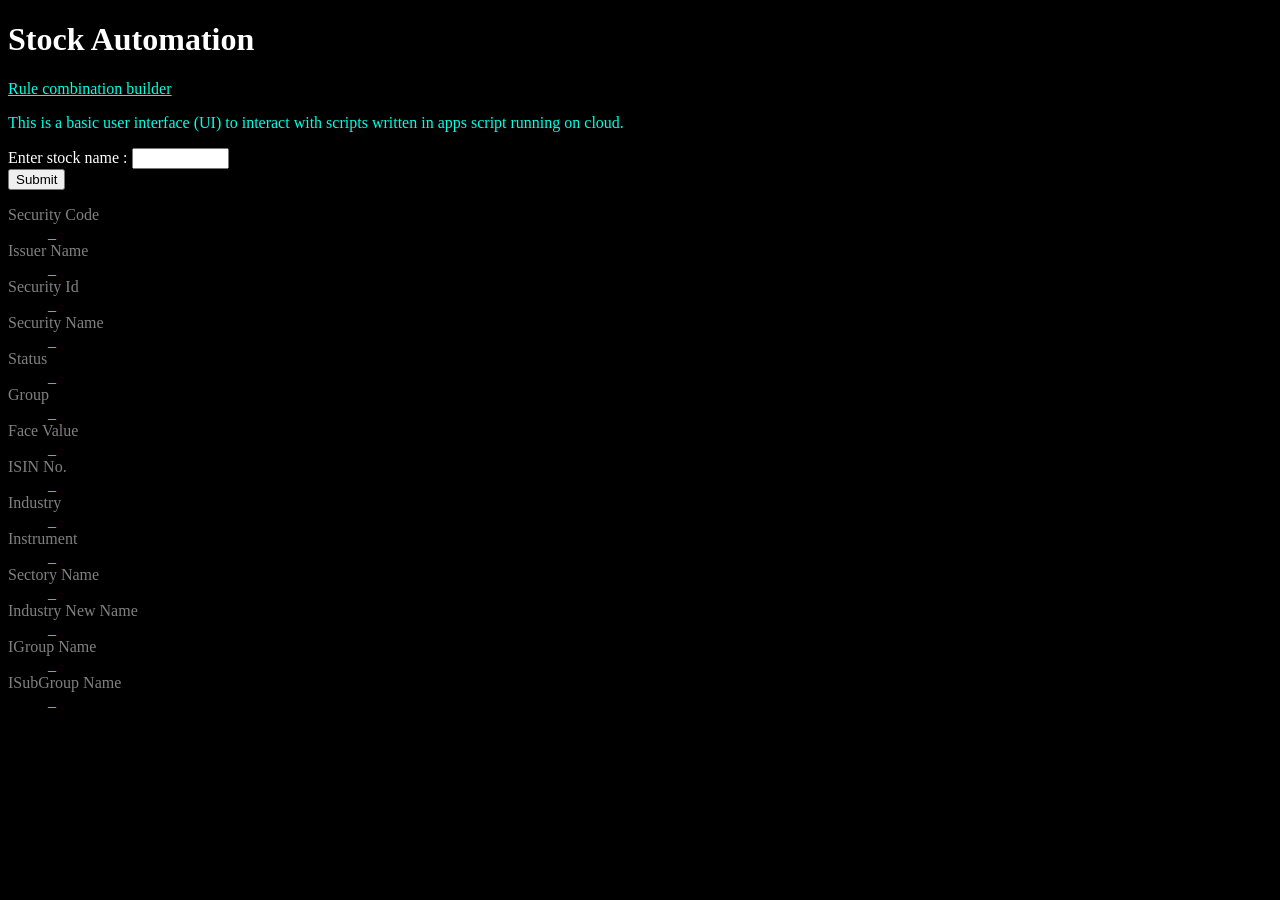
<file: appsScriptCode/index.html>
<!DOCTYPE html>
<html>
  <head>
    <base target="_top">
  </head>
  <body style="background-color:#000000;">
    <h1 style="color:#ffffff"> Stock Automation </h1>
    <p style="margin:0 0 16px 0">
      <a id="ruleBuilderLink" href="../rule-builder/index.html" style="color:#00FFE3">Rule combination builder</a>
    </p>
    <p style="color:#00FFE3"> This is a basic user interface (UI) to interact with scripts written in apps script running on cloud.</p>
    <label for="stockname" style="color:white"> Enter stock name : </label> <!-- "for" attribute here should be equal to id of the tag for which label is used -->
    <input type="text" id="stockname" minlength="1" size="10"><br>
    <input type="button" id="button" value="Submit"><br>  <!-- input type if "submit" or "button", works only to submit/reset something, this doesn't do much -->
    <div id="parent" style="">
      <dl id="parentDl1">
        <dt>Security Code</dt>
        <dd>_</dd>
        <dt>Issuer Name</dt>
        <dd>_</dd>
        <dt>Security Id</dt>
        <dd>_</dd>
        <dt>Security Name</dt>
        <dd>_</dd>
        <dt>Status</dt>
        <dd>_</dd>
        <dt>Group</dt>
        <dd>_</dd>
        <dt>Face Value</dt>
        <dd>_</dd>
        <dt>ISIN No.</dt>
        <dd>_</dd>
        <dt>Industry</dt>
        <dd>_</dd>
        <dt>Instrument</dt>
        <dd>_</dd>
        <dt>Sectory Name</dt>
        <dd>_</dd>
        <dt>Industry New Name</dt>
        <dd>_</dd>
        <dt>IGroup Name</dt>
        <dd>_</dd>
        <dt>ISubGroup Name</dt>
        <dd>_</dd>
      </dl>
    </div>
    <script>
      const button = document.querySelector("#button")
      const inputElement = document.querySelector("#stockname")
      const divElement = document.querySelector("#parent")
      const ruleBuilderLink = document.querySelector("#ruleBuilderLink")
      if (typeof google !== "undefined" && google.script && ruleBuilderLink) {
        ruleBuilderLink.href = window.location.href.split("?")[0] + "?page=rules"
      }
      button.addEventListener("click", getStockInformation)
      
      function getStockInformation() {
        const dlElement = document.querySelector("#parentDl1")
        if (!inputElement.value) {
          appendToHTML(false, "Empty input provided!!!")
          return
        }
        google.script.run.withSuccessHandler(appendToHTML).getBSEStockInfo(inputElement.value)
        // remove the previous content from specific elements ex: input element, and div element.
        if (inputElement.value) {
          inputElement.value = ""
        }
        //manipulate the DOM (Document object model)
        //Adds a dt/dd element to dl
        function appendToHTML(output, errorMsg=null) {
          console.log(output)
          var p = document.querySelector("#errorMsg")
          if (typeof output == "boolean" && !output) {
            if (!p) {
              var p = document.createElement("p")
              p.setAttribute("style", "color:red")
              p.setAttribute("id", "errorMsg")
              p.innerText = errorMsg ? errorMsg : "No Stock Information is available"
              document.querySelector("body").insertBefore(p, divElement)
              divElement.style.display = "none" // none sets it to hidden
              return
            } else {
              p.innerText = errorMsg ? errorMsg : "No Stock Information is available"
            }
          } else if (p) {
            document.querySelector("body").removeChild(p)
            divElement.style.display = "" // providing an empty string will allow this element to display on stdout.
          }
          var i = 0
          var ddCounter = 0
          while (i<dlElement.children.length) {
            if (dlElement.children[i].localName == "dd") {
              dlElement.children[i].innerText = output[ddCounter]
              ddCounter += 1
            }
            i += 1
           }
        }
      }
    </script>
    <style>
      dt {
        color: gray;
      }

      dd {
        color: cyan;
        innerText: "x";
      }
    </style>
  </body>
</html>
</file>
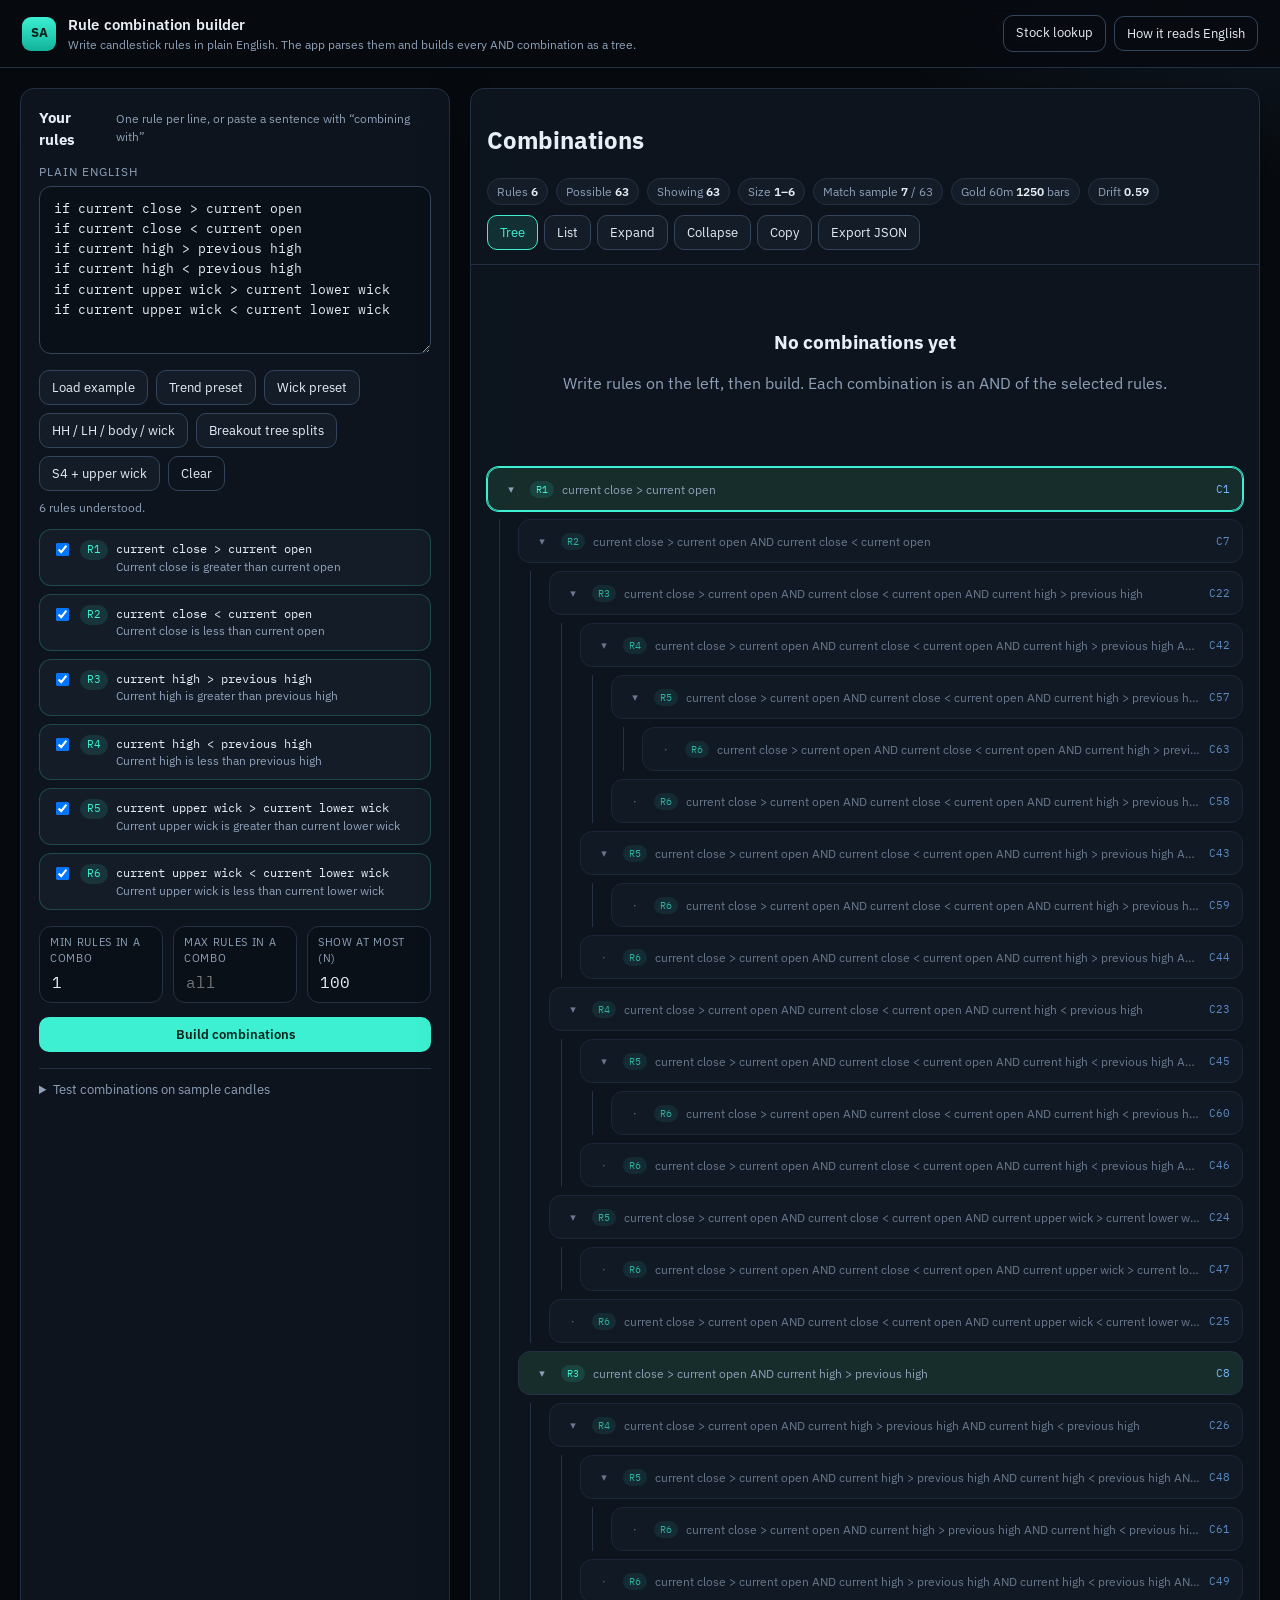
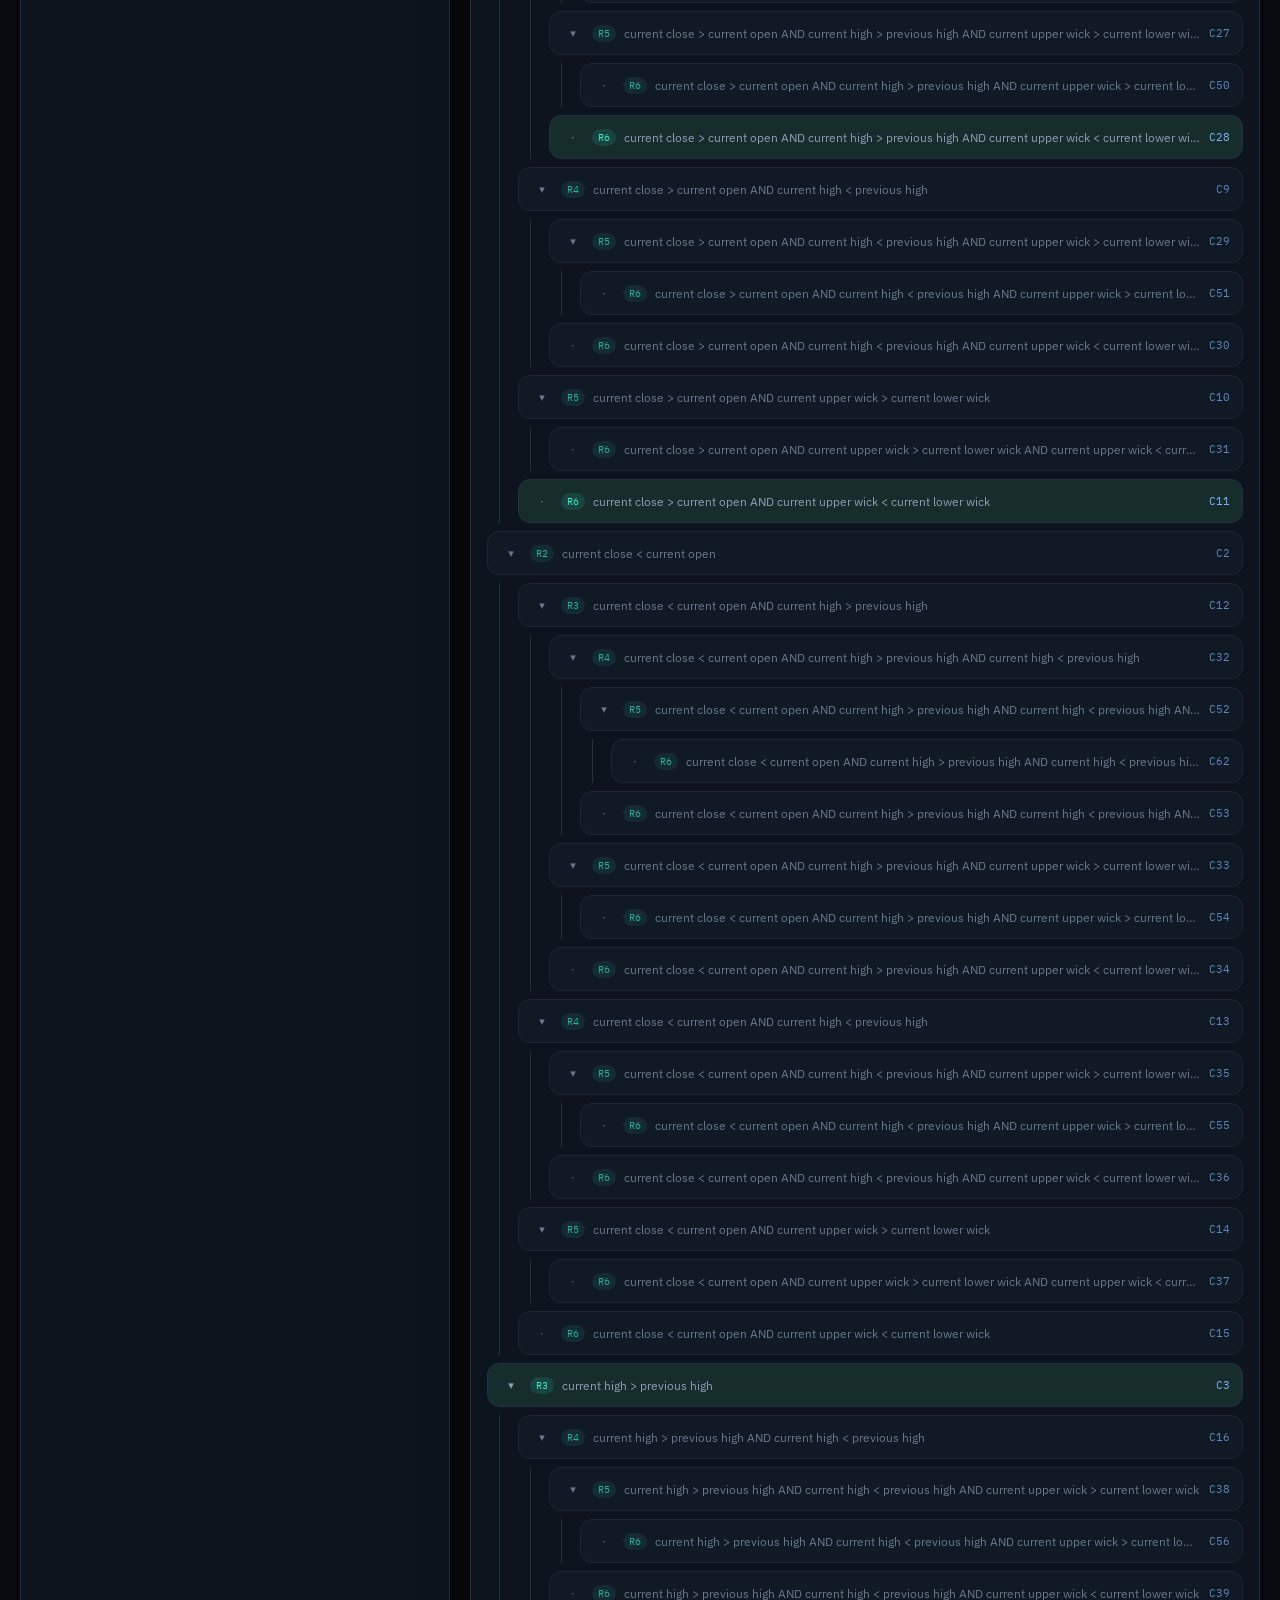
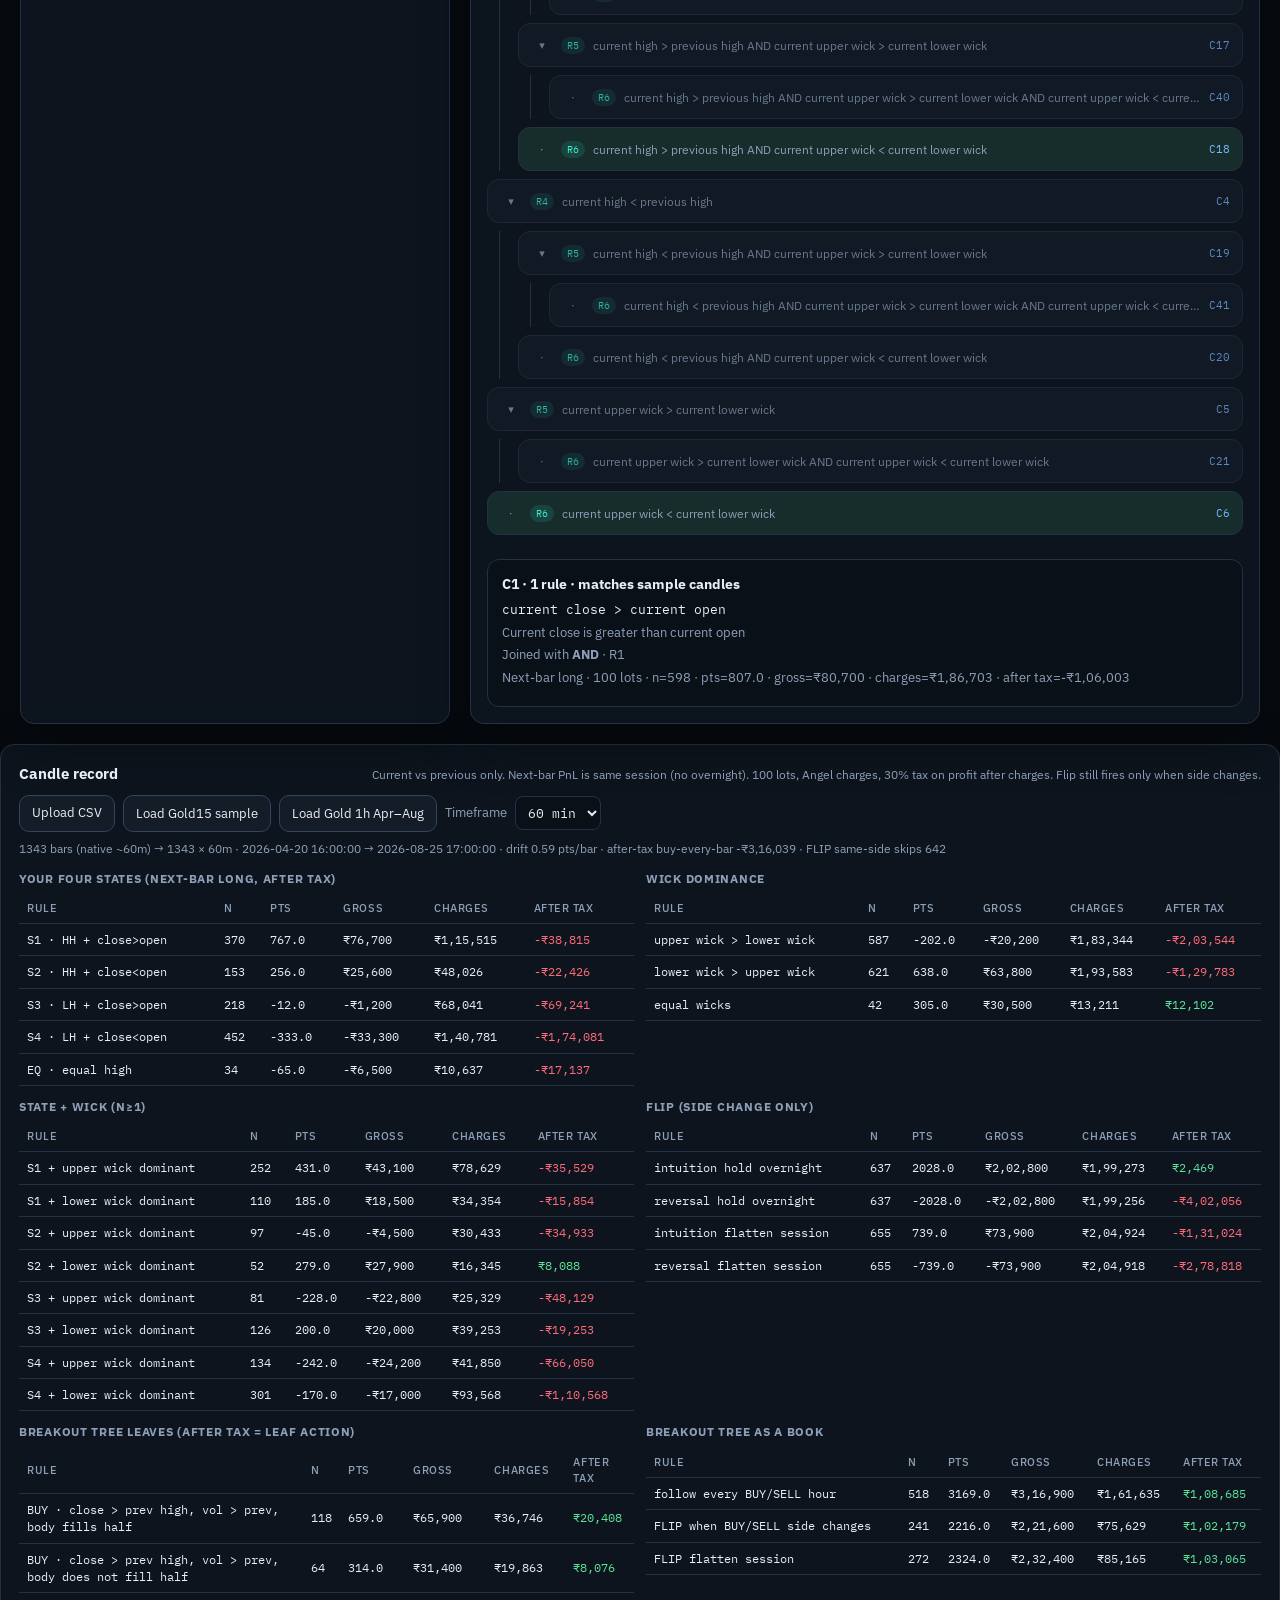
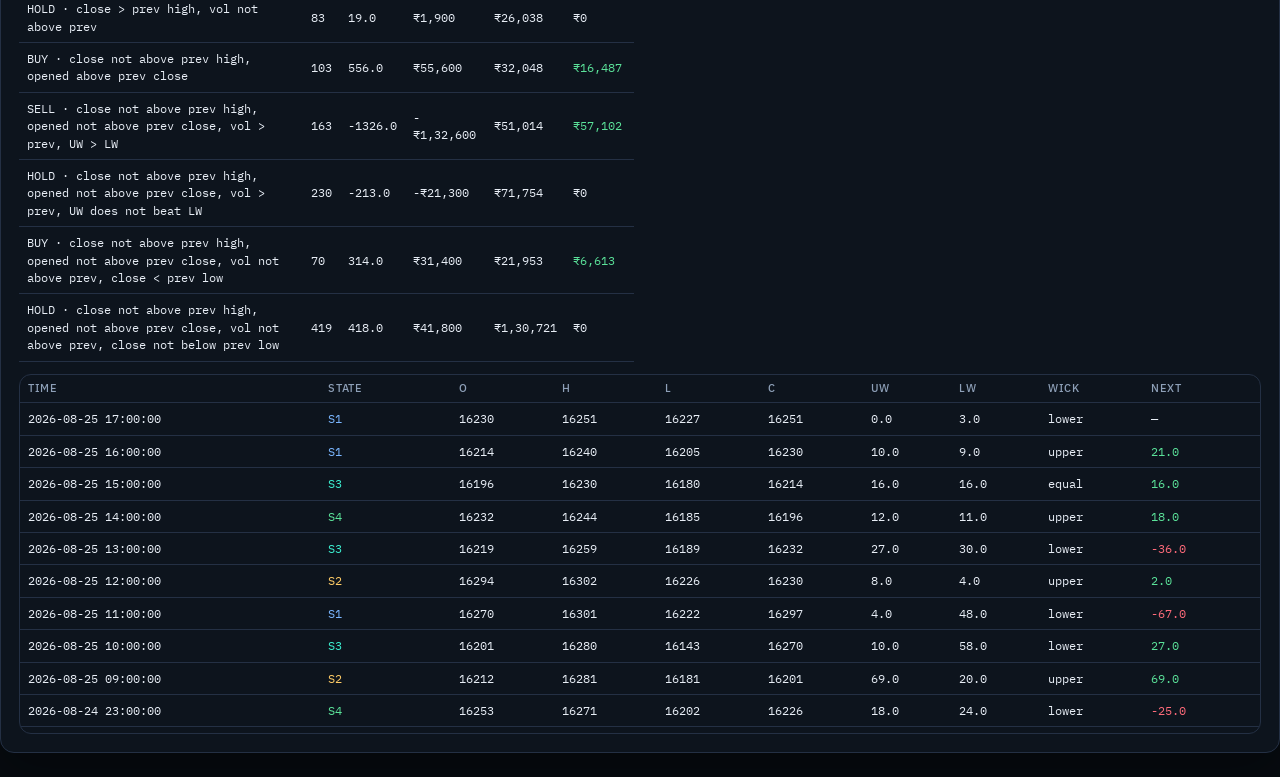
<file: rule-builder/index.html>
<!DOCTYPE html>
<html lang="en">
  <head>
    <meta charset="UTF-8" />
    <meta name="viewport" content="width=device-width, initial-scale=1" />
    <title>Rule Combination Builder · Stock Automation</title>
    <link rel="icon" href="data:image/svg+xml,%3Csvg xmlns='http://www.w3.org/2000/svg' viewBox='0 0 32 32'%3E%3Crect width='32' height='32' rx='8' fill='%233cf0d1'/%3E%3Ctext x='16' y='22' text-anchor='middle' font-size='14' font-family='Arial' font-weight='700' fill='%2306221d'%3ESA%3C/text%3E%3C/svg%3E" />
    <link rel="preconnect" href="https://fonts.googleapis.com" />
    <link rel="preconnect" href="https://fonts.gstatic.com" crossorigin />
    <link href="https://fonts.googleapis.com/css2?family=IBM+Plex+Mono:wght@400;500&family=IBM+Plex+Sans:wght@400;500;600;700&display=swap" rel="stylesheet" />
    <link rel="stylesheet" href="styles.css" />
  </head>
  <body>
    <header class="topbar">
      <div class="brand">
        <div class="mark">SA</div>
        <div>
          <h1>Rule combination builder</h1>
          <p>Write candlestick rules in plain English. The app parses them and builds every AND combination as a tree.</p>
        </div>
      </div>
      <div class="top-actions">
        <a class="btn btn-ghost" id="homeLink" href="../appsScriptCode/index.html">Stock lookup</a>
        <button type="button" class="btn-ghost" id="helpBtn">How it reads English</button>
      </div>
    </header>

    <main class="layout">
      <section class="panel composer" aria-labelledby="rulesHeading">
        <div class="panel-head">
          <h2 id="rulesHeading">Your rules</h2>
          <span class="hint">One rule per line, or paste a sentence with “combining with”</span>
        </div>
        <label class="field-label" for="rulesInput">Plain English</label>
        <textarea id="rulesInput" spellcheck="false" placeholder="if current close > current open
if current high > previous high
if current upper wick < current lower wick"></textarea>
        <div class="row">
          <button type="button" id="exampleBtn">Load example</button>
          <button type="button" id="presetTrendBtn">Trend preset</button>
          <button type="button" id="presetWickBtn">Wick preset</button>
          <button type="button" id="presetAtomsBtn">HH / LH / body / wick</button>
          <button type="button" id="presetTreeBtn">Breakout tree splits</button>
          <button type="button" id="presetS4WickBtn">S4 + upper wick</button>
          <button type="button" class="btn-ghost" id="clearBtn">Clear</button>
        </div>
        <p class="status-line" id="parseStatus"></p>
        <div class="rule-cards" id="ruleCards"></div>

        <div class="settings" role="group" aria-label="Combination settings">
          <label class="stat-box">
            <span>Min rules in a combo</span>
            <input id="minK" type="number" min="1" value="1" />
          </label>
          <label class="stat-box">
            <span>Max rules in a combo</span>
            <input id="maxK" type="number" min="1" placeholder="all" />
          </label>
          <label class="stat-box">
            <span>Show at most (n)</span>
            <input id="limitN" type="number" min="1" value="100" />
          </label>
        </div>
        <div class="actions">
          <button type="button" class="btn-primary" id="buildBtn">Build combinations</button>
        </div>

        <details class="candles" id="candlePanel">
          <summary>Test combinations on sample candles</summary>
          <p class="hint">Combinations that match both candles are highlighted. Upper wick = high − max(open, close). Lower wick = min(open, close) − low. Body = |close − open|.</p>
          <div class="ohlc-grid">
            <div class="ohlc-card">
              <h3>Current candle</h3>
              <label>Open <input id="curOpen" type="number" step="any" value="100" /></label>
              <label>High <input id="curHigh" type="number" step="any" value="110" /></label>
              <label>Low <input id="curLow" type="number" step="any" value="90" /></label>
              <label>Close <input id="curClose" type="number" step="any" value="108" /></label>
              <div class="derived" id="curDerived"></div>
            </div>
            <div class="ohlc-card">
              <h3>Previous candle</h3>
              <label>Open <input id="prevOpen" type="number" step="any" value="99" /></label>
              <label>High <input id="prevHigh" type="number" step="any" value="105" /></label>
              <label>Low <input id="prevLow" type="number" step="any" value="95" /></label>
              <label>Close <input id="prevClose" type="number" step="any" value="101" /></label>
              <div class="derived" id="prevDerived"></div>
            </div>
          </div>
        </details>
      </section>

      <section class="panel results" aria-labelledby="resultsHeading">
        <div class="results-toolbar">
          <div>
            <h2 id="resultsHeading" class="hidden">Combinations</h2>
            <div class="stats" id="stats"></div>
          </div>
          <div class="view-toggle">
            <button type="button" id="treeViewBtn" aria-pressed="true">Tree</button>
            <button type="button" id="listViewBtn" aria-pressed="false">List</button>
            <button type="button" id="expandBtn">Expand</button>
            <button type="button" id="collapseBtn">Collapse</button>
            <button type="button" id="copyBtn">Copy</button>
            <button type="button" id="exportBtn">Export JSON</button>
          </div>
        </div>
        <div class="results-body">
          <div class="empty" id="emptyState">
            <h3>No combinations yet</h3>
            <p>Write rules on the left, then build. Each combination is an AND of the selected rules.</p>
          </div>
          <div id="treeView"></div>
          <div id="listView" class="hidden"></div>
        </div>
        <div class="detail hidden" id="detail"></div>
      </section>
    </main>

    <section class="panel lab" id="labPanel" aria-labelledby="labHeading">
      <div class="panel-head">
        <h2 id="labHeading">Candle record</h2>
        <span class="hint">Current vs previous only. Next-bar PnL is same session (no overnight). 100 lots, Angel charges, 30% tax on profit after charges. Flip still fires only when side changes.</span>
      </div>
      <div class="row">
        <label class="file-btn">
          Upload CSV
          <input type="file" id="csvFile" accept=".csv,text/csv,text/plain,.txt" />
        </label>
        <button type="button" id="loadGoldBtn">Load Gold15 sample</button>
        <button type="button" id="loadGold1hBtn">Load Gold 1h Apr–Aug</button>
        <label class="tf-label">Timeframe
          <select id="tfSelect">
            <option value="15">15 min</option>
            <option value="30">30 min</option>
            <option value="60" selected>60 min</option>
          </select>
        </label>
      </div>
      <p class="status-line" id="labStatus">Load Gold 1h or upload a CSV with Date/time, open, high, low, close, volume.</p>
      <div id="labScorecards"></div>
      <div id="candleLog"></div>
    </section>

    <dialog class="help-dialog" id="helpDialog">
      <div class="inner">
        <h2>How to write rules</h2>
        <p>Type comparisons the way you would say them. One rule per line is best. You can also paste a single sentence that uses <code>combining with</code> or extra <code>if</code>s.</p>
        <h3>Examples</h3>
        <ul>
          <li><code>if current close &gt; current open</code></li>
          <li><code>if current high &gt; previous high</code></li>
          <li><code>if current upper wick &lt; current lower wick</code></li>
          <li><code>Bullish body: close greater than open</code></li>
          <li><code>current body &gt; 2</code></li>
          <li><code>bullish candle</code></li>
          <li><code>close above prev high</code></li>
          <li><code>volume above prev</code></li>
          <li><code>body fills over half</code></li>
          <li><code>opened above prev close</code></li>
          <li><code>upper wick beats lower</code></li>
          <li><code>close below prev low</code></li>
        </ul>
        <h3>Fields</h3>
        <ul>
          <li>Bars: <code>current</code>, <code>previous</code> (also prev, last, prior)</li>
          <li>Prices: open, high, low, close, volume</li>
          <li>Derived: upper wick, lower wick, body, body fill (body/range), range</li>
        </ul>
        <h3>Comparisons</h3>
        <ul>
          <li><code>&gt; &lt; &gt;= &lt;= = !=</code></li>
          <li>Words: greater than, less than, above, below, at least, equal to</li>
        </ul>
        <h3>Combinations</h3>
        <p>If you write 3 rules, the tree contains every non-empty AND mix: 3 singles, 3 pairs, and 1 triple (7 total). Use min/max size to keep only pairs, only triples, and so on. Use “show at most n” to cap how many are drawn.</p>
        <p><button type="button" class="btn-primary" id="closeHelpBtn">Close</button></p>
      </div>
    </dialog>

    <script src="engine.js"></script>
    <script src="charges.js"></script>
    <script src="candle.js"></script>
    <script src="app.js"></script>
  </body>
</html>
</file>
<file: rule-builder/styles.css>
:root {
  --bg: #070b10;
  --bg-elev: #0e151f;
  --bg-elev-2: #141c28;
  --line: #243044;
  --line-strong: #33455c;
  --text: #e8eef6;
  --muted: #8ea0b8;
  --faint: #6b7c93;
  --accent: #3cf0d1;
  --accent-2: #7ab6ff;
  --accent-dim: rgba(60, 240, 209, 0.12);
  --danger: #ff6b7a;
  --danger-dim: rgba(255, 107, 122, 0.12);
  --ok: #5be39a;
  --ok-dim: rgba(91, 227, 154, 0.12);
  --warn: #ffcc66;
  --warn-dim: rgba(255, 204, 102, 0.12);
  --shadow: 0 18px 50px rgba(0, 0, 0, 0.35);
  --radius: 14px;
  --mono: "IBM Plex Mono", "ui-monospace", "SFMono-Regular", Menlo, Consolas, monospace;
  --sans: "IBM Plex Sans", "Segoe UI", system-ui, sans-serif;
}

* {
  box-sizing: border-box;
}

html,
body {
  margin: 0;
  min-height: 100%;
}

body {
  font-family: var(--sans);
  background:
    radial-gradient(1200px 500px at 10% -10%, rgba(60, 240, 209, 0.08), transparent 50%),
    radial-gradient(900px 400px at 100% 0%, rgba(122, 182, 255, 0.08), transparent 45%),
    var(--bg);
  color: var(--text);
  line-height: 1.45;
}

body::before {
  content: "";
  position: fixed;
  inset: 0;
  pointer-events: none;
  background-image: radial-gradient(rgba(255, 255, 255, 0.035) 0.7px, transparent 0.7px);
  background-size: 18px 18px;
  mask-image: linear-gradient(180deg, rgba(0, 0, 0, 0.7), transparent 85%);
}

a {
  color: var(--accent);
  text-decoration: none;
}

a:hover {
  text-decoration: underline;
}

.topbar {
  position: sticky;
  top: 0;
  z-index: 20;
  display: flex;
  align-items: center;
  justify-content: space-between;
  gap: 16px;
  padding: 14px 22px;
  border-bottom: 1px solid var(--line);
  background: rgba(7, 11, 16, 0.9);
  backdrop-filter: blur(12px);
}

.brand {
  display: flex;
  align-items: center;
  gap: 12px;
}

.mark {
  width: 34px;
  height: 34px;
  display: grid;
  place-items: center;
  border-radius: 9px;
  background: linear-gradient(180deg, var(--accent), #12b39a);
  color: #06221d;
  font-weight: 700;
  font-size: 13px;
}

.brand h1 {
  margin: 0;
  font-size: 15px;
  font-weight: 600;
  letter-spacing: 0.01em;
}

.brand p {
  margin: 0;
  color: var(--muted);
  font-size: 12px;
}

.top-actions {
  display: flex;
  align-items: center;
  gap: 8px;
}

button,
.btn {
  font-family: inherit;
  font-size: 13px;
  border: 1px solid var(--line-strong);
  background: var(--bg-elev-2);
  color: var(--text);
  border-radius: 10px;
  padding: 8px 12px;
  cursor: pointer;
}

button:hover,
.btn:hover {
  border-color: #4a6280;
}

button:focus-visible,
.btn:focus-visible,
textarea:focus-visible,
input:focus-visible,
select:focus-visible {
  outline: 2px solid var(--accent);
  outline-offset: 2px;
}

.btn-primary {
  background: var(--accent);
  color: #06221d;
  border-color: transparent;
  font-weight: 600;
}

.btn-primary:hover {
  filter: brightness(1.05);
}

.btn-ghost {
  background: transparent;
}

.layout {
  display: grid;
  grid-template-columns: minmax(320px, 430px) 1fr;
  gap: 20px;
  max-width: 1440px;
  margin: 0 auto;
  padding: 20px;
}

.panel {
  background: rgba(14, 21, 31, 0.92);
  border: 1px solid var(--line);
  border-radius: var(--radius);
  box-shadow: var(--shadow);
}

.composer {
  padding: 18px;
}

.panel-head {
  display: flex;
  align-items: baseline;
  justify-content: space-between;
  gap: 8px;
  margin-bottom: 10px;
}

.panel-head h2 {
  margin: 0;
  font-size: 15px;
}

.hint {
  color: var(--muted);
  font-size: 12px;
}

label.field-label {
  display: block;
  margin: 12px 0 6px;
  font-size: 12px;
  color: var(--muted);
  text-transform: uppercase;
  letter-spacing: 0.08em;
}

#rulesInput {
  width: 100%;
  min-height: 168px;
  resize: vertical;
  border-radius: 12px;
  border: 1px solid var(--line-strong);
  background: #0a1018;
  color: var(--text);
  font-family: var(--mono);
  font-size: 13px;
  line-height: 1.55;
  padding: 12px 14px;
}

.row {
  display: flex;
  flex-wrap: wrap;
  gap: 8px;
  margin-top: 10px;
}

.rule-cards {
  display: flex;
  flex-direction: column;
  gap: 8px;
  margin-top: 12px;
}

.rule-card {
  display: grid;
  grid-template-columns: auto auto 1fr auto;
  gap: 8px;
  align-items: start;
  padding: 10px 12px;
  border-radius: 12px;
  border: 1px solid var(--line);
  background: var(--bg-elev-2);
}

.rule-card.invalid {
  border-color: rgba(255, 107, 122, 0.45);
  background: var(--danger-dim);
}

.rule-card.valid {
  border-color: rgba(60, 240, 209, 0.22);
}

.rule-id {
  font-family: var(--mono);
  font-size: 11px;
  padding: 2px 7px;
  border-radius: 999px;
  background: var(--accent-dim);
  color: var(--accent);
}

.rule-card.invalid .rule-id {
  background: var(--danger-dim);
  color: var(--danger);
}

.rule-card .body {
  min-width: 0;
}

.rule-card .canonical {
  font-family: var(--mono);
  font-size: 12px;
}

.rule-card .english,
.rule-card .error {
  color: var(--muted);
  font-size: 12px;
}

.rule-card .error {
  color: var(--danger);
}

.include {
  margin-top: 3px;
}

.settings {
  display: grid;
  grid-template-columns: 1fr 1fr 1fr;
  gap: 10px;
  margin-top: 16px;
}

.stat-box {
  border: 1px solid var(--line);
  border-radius: 12px;
  padding: 8px 10px;
  background: #0a1018;
}

.stat-box span {
  display: block;
  color: var(--muted);
  font-size: 11px;
  text-transform: uppercase;
  letter-spacing: 0.06em;
}

.stat-box input {
  width: 100%;
  margin-top: 4px;
  border: 0;
  background: transparent;
  color: var(--text);
  font-family: var(--mono);
  font-size: 16px;
}

.actions {
  display: flex;
  gap: 8px;
  margin-top: 14px;
}

.actions .btn-primary {
  flex: 1;
}

.candles {
  margin-top: 16px;
  border-top: 1px solid var(--line);
  padding-top: 12px;
}

.candles summary {
  cursor: pointer;
  color: var(--muted);
  font-size: 13px;
}

.ohlc-grid {
  display: grid;
  grid-template-columns: 1fr 1fr;
  gap: 10px;
  margin-top: 10px;
}

.ohlc-card h3 {
  margin: 0 0 8px;
  font-size: 12px;
  color: var(--muted);
  font-weight: 600;
  text-transform: uppercase;
  letter-spacing: 0.06em;
}

.ohlc-card label {
  display: flex;
  justify-content: space-between;
  gap: 8px;
  align-items: center;
  font-size: 12px;
  color: var(--muted);
  margin-bottom: 6px;
}

.ohlc-card input {
  width: 84px;
  border: 1px solid var(--line);
  background: #0a1018;
  color: var(--text);
  border-radius: 8px;
  padding: 5px 7px;
  font-family: var(--mono);
}

.derived {
  margin-top: 8px;
  font-family: var(--mono);
  font-size: 11px;
  color: var(--faint);
}

.results {
  min-height: 70vh;
  display: flex;
  flex-direction: column;
}

.results-toolbar {
  display: flex;
  flex-wrap: wrap;
  align-items: center;
  justify-content: space-between;
  gap: 10px;
  padding: 14px 16px;
  border-bottom: 1px solid var(--line);
}

.stats {
  display: flex;
  flex-wrap: wrap;
  gap: 8px;
}

.chip {
  font-size: 12px;
  border-radius: 999px;
  padding: 4px 9px;
  background: var(--bg-elev-2);
  border: 1px solid var(--line);
  color: var(--muted);
}

.chip strong {
  color: var(--text);
  font-weight: 600;
}

.chip.warn {
  background: var(--warn-dim);
  border-color: rgba(255, 204, 102, 0.35);
  color: var(--warn);
}

.view-toggle {
  display: flex;
  gap: 6px;
  align-items: center;
}

.view-toggle button[aria-pressed="true"] {
  border-color: var(--accent);
  background: var(--accent-dim);
  color: var(--accent);
}

.results-body {
  padding: 16px;
  flex: 1;
}

.empty {
  color: var(--muted);
  padding: 48px 20px;
  text-align: center;
}

.empty h3 {
  margin: 0 0 8px;
  color: var(--text);
}

.tree {
  list-style: none;
  margin: 0;
  padding: 0;
}

.tree ul {
  list-style: none;
  margin: 0;
  padding: 0 0 0 18px;
  border-left: 1px solid var(--line);
  margin-left: 12px;
}

.tree-node {
  position: relative;
  margin: 8px 0;
}

.tree-row {
  width: 100%;
  display: grid;
  grid-template-columns: 22px auto 1fr auto;
  gap: 8px;
  align-items: center;
  text-align: left;
  background: var(--bg-elev-2);
  border: 1px solid var(--line);
  border-radius: 12px;
  padding: 10px 12px;
}

.tree-row.selected {
  border-color: var(--accent);
  box-shadow: 0 0 0 1px var(--accent);
}

.tree-row.match {
  background: var(--ok-dim);
}

.tree-row.miss {
  opacity: 0.72;
}

.twist {
  width: 22px;
  height: 22px;
  display: grid;
  place-items: center;
  color: var(--muted);
  font-size: 11px;
}

.pills {
  display: flex;
  flex-wrap: wrap;
  gap: 4px;
}

.pill {
  font-family: var(--mono);
  font-size: 10px;
  padding: 2px 6px;
  border-radius: 999px;
  background: var(--accent-dim);
  color: var(--accent);
}

.preview {
  font-size: 12px;
  color: var(--muted);
  overflow: hidden;
  text-overflow: ellipsis;
  white-space: nowrap;
}

.combo-tag {
  font-family: var(--mono);
  font-size: 11px;
  color: var(--accent-2);
}

.list {
  width: 100%;
  border-collapse: collapse;
  font-size: 13px;
}

.list th {
  text-align: left;
  color: var(--muted);
  font-weight: 500;
  font-size: 11px;
  text-transform: uppercase;
  letter-spacing: 0.06em;
  padding: 8px;
  border-bottom: 1px solid var(--line);
}

.list td {
  padding: 10px 8px;
  border-bottom: 1px solid var(--line);
  vertical-align: top;
}

.list tr.selected td {
  background: var(--accent-dim);
}

.list tr.match td:first-child {
  box-shadow: inset 3px 0 0 var(--ok);
}

.detail {
  margin: 0 16px 16px;
  padding: 14px;
  border: 1px solid var(--line);
  border-radius: 12px;
  background: #0a1018;
}

.detail h3 {
  margin: 0 0 6px;
  font-size: 14px;
}

.detail p {
  margin: 4px 0;
  color: var(--muted);
  font-size: 13px;
}

.detail .canonical {
  font-family: var(--mono);
  color: var(--text);
}

.help-dialog {
  border: 1px solid var(--line-strong);
  border-radius: 16px;
  background: var(--bg-elev);
  color: var(--text);
  width: min(640px, calc(100vw - 24px));
  padding: 0;
  box-shadow: var(--shadow);
}

.help-dialog::backdrop {
  background: rgba(0, 0, 0, 0.65);
}

.help-dialog .inner {
  padding: 20px 22px 24px;
}

.help-dialog h2 {
  margin: 0 0 10px;
  font-size: 18px;
}

.help-dialog h3 {
  margin: 16px 0 6px;
  font-size: 13px;
  color: var(--accent);
  text-transform: uppercase;
  letter-spacing: 0.08em;
}

.help-dialog ul {
  margin: 0;
  padding-left: 18px;
  color: var(--muted);
}

.help-dialog code {
  font-family: var(--mono);
  font-size: 12px;
  color: var(--accent);
}

.status-line {
  min-height: 18px;
  margin-top: 8px;
  font-size: 12px;
  color: var(--muted);
}

.status-line.error {
  color: var(--danger);
}

.lab {
  max-width: 1440px;
  margin: 0 auto 24px;
  padding: 18px;
}

.file-btn {
  position: relative;
  overflow: hidden;
  display: inline-flex;
  align-items: center;
  padding: 8px 12px;
  border: 1px solid var(--line-strong);
  border-radius: 10px;
  background: var(--bg-elev-2);
  font-size: 13px;
  cursor: pointer;
}

.file-btn input {
  position: absolute;
  inset: 0;
  opacity: 0;
  cursor: pointer;
}

.tf-label {
  display: flex;
  align-items: center;
  gap: 8px;
  color: var(--muted);
  font-size: 13px;
}

.tf-label select {
  background: #0a1018;
  color: var(--text);
  border: 1px solid var(--line);
  border-radius: 8px;
  padding: 6px 8px;
  font-family: var(--mono);
}

.score-grid {
  display: grid;
  grid-template-columns: 1fr 1fr;
  gap: 12px;
  margin-top: 12px;
}

.score-card h3 {
  margin: 0 0 8px;
  font-size: 12px;
  color: var(--muted);
  text-transform: uppercase;
  letter-spacing: 0.06em;
}

.lab-table {
  width: 100%;
  border-collapse: collapse;
  font-size: 12px;
}

.lab-table th {
  text-align: left;
  color: var(--muted);
  font-weight: 500;
  font-size: 11px;
  text-transform: uppercase;
  letter-spacing: 0.05em;
  padding: 6px 8px;
  border-bottom: 1px solid var(--line);
}

.lab-table td {
  padding: 7px 8px;
  border-bottom: 1px solid var(--line);
  font-family: var(--mono);
}

.lab-table tr.pos td:last-child,
.lab-table td.pos {
  color: var(--ok);
}

.lab-table tr.neg td:last-child,
.lab-table td.neg {
  color: var(--danger);
}

.log-wrap {
  max-height: 360px;
  overflow: auto;
  margin-top: 12px;
  border: 1px solid var(--line);
  border-radius: 12px;
}

.state-S1 { color: var(--accent-2); }
.state-S2 { color: var(--warn); }
.state-S3 { color: var(--accent); }
.state-S4 { color: var(--ok); }

@media (max-width: 900px) {
  .score-grid {
    grid-template-columns: 1fr;
  }
}

@media (max-width: 900px) {
  .layout {
    grid-template-columns: 1fr;
    padding: 12px;
  }

  .settings {
    grid-template-columns: 1fr;
  }

  .ohlc-grid {
    grid-template-columns: 1fr;
  }

  .preview {
    white-space: normal;
  }

  .topbar {
    align-items: flex-start;
    flex-direction: column;
  }
}
</file>
